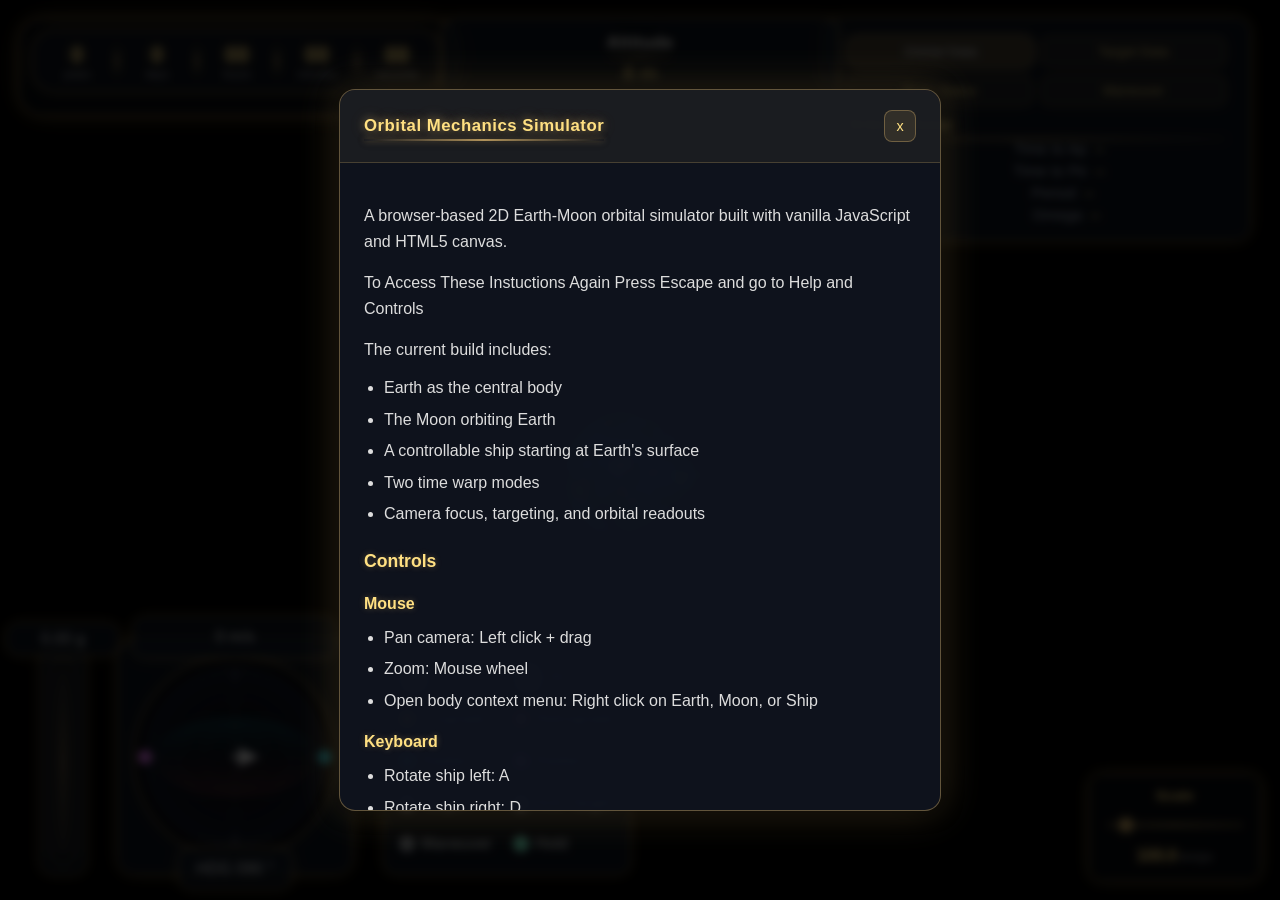
<file: index.html>
<!DOCTYPE html>
<html lang="en">
  <head>
    <meta charset="utf-8" />
    <meta name="viewport" content="width=device-width, initial-scale=1" />
    <meta http-equiv="Cache-Control" content="no-cache, no-store, must-revalidate" />
    <meta http-equiv="Pragma" content="no-cache" />
    <meta http-equiv="Expires" content="0" />
    <title>Orbits</title>
    <link rel="stylesheet" href="style.css" />
  </head>

  <body>
    <canvas id="game"></canvas>
    <div id ="uiRoot">
      

      <!-- TIME PANEL (Clock + Warp buttons) -->
      <div id="timePanel" class="ui-panel timepanel">
        <div class="timepanel-top">
          <div id="simClock">
            <div class="clock-bar">

              <div class="clock-segment">
                <div id="clockYears" class="clock-number">0</div>
                <div class="clock-label">years</div>
              </div>
              <div class="clock-separator"></div>
            
              <div class="clock-segment">
                <div id="clockDays" class="clock-number">0</div>
                <div class="clock-label">days</div>
              </div>
              <div class="clock-separator"></div>
            
              <div class="clock-segment">
                <div id="clockHours" class="clock-number">00</div>
                <div class="clock-label">hours</div>
              </div>
              <div class="clock-separator"></div>
            
              <div class="clock-segment">
                <div id="clockMinutes" class="clock-number">00</div>
                <div class="clock-label">minutes</div>
              </div>
              <div class="clock-separator"></div>
            
              <div class="clock-segment">
                <div id="clockSeconds" class="clock-number">00</div>
                <div class="clock-label">seconds</div>
              </div>
            
            </div>
            
          </div>
        </div>

        <div id="warpButtons" class="warp-buttons">
          <!-- buttons generated dynamically -->
        </div>
      </div>

      <div id="altitudeBox">
        <span class="label panel-title">Altitude</span>
        <span class="value" id="altitudeValue">120,000 m</span>
      </div>

      <div id="infoContainer">
        <div class="info-tabs">
          <button class="info-tab active" data-tab="orbital">Orbital Data</button>
          <button class="info-tab" data-tab="target">Target Data</button>
          <button class="info-tab" data-tab="body">Body Status</button>
          <button class="info-tab" data-tab="maneuver">Maneuver</button>
        </div>

        <div class="info-content" data-tab-panel="orbital">
          <div class="info-title panel-title">Orbital Data:</div>
          <div class="info-row paired">
            <span class="info-label">Ap</span>
            <span class="info-value" id="apoapsisValue">120,000 m</span>
            <span class="info-label">Time to Ap</span>
            <span class="info-value" id="timeToApValue">2m 30s</span>
          </div>
          <div class="info-row paired">
            <span class="info-label">Pe</span>
            <span class="info-value" id="periapsisValue">90,000 m</span>
            <span class="info-label">Time to Pe</span>
            <span class="info-value" id="timeToPeValue">12m 45s</span>
          </div>
          <div class="info-row paired">
            <span class="info-label">Ecc</span>
            <span class="info-value" id="eccentricityValue">0.05</span>
            <span class="info-label">Period</span>
            <span class="info-value" id="periodValue">34m 12s</span>
          </div>
          <div class="info-row paired">
            <span class="info-label">SMA</span>
            <span class="info-value" id="semimajorValue">126,000 m</span>
            <span class="info-label">Omega</span>
            <span class="info-value" id="argumentValue">120°</span>
          </div>
        </div>

        <div class="info-content hidden" data-tab-panel="target">
          <div class="info-title panel-title">Target Data</div>
          <div class="info-row">
            <span class="info-label">Relative Vel</span>
            <span class="info-value" id="targetRelVel">25 m/s</span>
          </div>
          <div class="info-row">
            <span class="info-label">Separation</span>
            <span class="info-value" id="targetSeparation">2.5 km</span>
          </div>
          <div class="info-row">
            <span class="info-label">Closest Approach</span>
            <span class="info-value" id="targetClosest">120 m</span>
          </div>
          <div class="info-row">
            <span class="info-label">Time to CA</span>
            <span class="info-value" id="targetTimeCA">1m 10s</span>
          </div>
        </div>

        <div class="info-content hidden" data-tab-panel="body">
          <div class="info-title panel-title">Body Status</div>
          <div class="info-row">
            <span class="info-label">Selected</span>
            <span class="info-value" id="bodySelected">Ship</span>
          </div>
          <div class="info-row">
            <span class="info-label">Mass</span>
            <span class="info-value" id="bodyMass">1,000 kg</span>
          </div>
          <div class="info-row">
            <span class="info-label">Situation</span>
            <span class="info-value" id="bodySituation">Orbit</span>
          </div>
          <div class="info-row">
            <span class="info-label">SOI</span>
            <span class="info-value" id="bodySOI">Earth</span>
          </div>
          <div class="info-row">
            <span class="info-label">Locked On</span>
            <span class="info-value" id="bodyLockedOn">Ship</span>
          </div>
        </div>

        <div class="info-content hidden" data-tab-panel="maneuver">
          <div class="info-title panel-title">Maneuver Details</div>
          <div class="info-row">
            <span class="info-label">Delta V</span>
            <span class="info-value" id="manDeltaV">320 m/s</span>
          </div>
          <div class="info-row">
            <span class="info-label">Duration</span>
            <span class="info-value" id="manDuration">18s</span>
          </div>
          <div class="info-row">
            <span class="info-label">Start Burn</span>
            <span class="info-value" id="manBurnStart">0d 0h 0m 9s</span>
          </div>
          <div class="info-row">
            <span class="info-label">TWR</span>
            <span class="info-value" id="manTWR">1.8</span>
          </div>
          <div class="info-row">
            <span class="info-label">Heading</span>
            <span class="info-value" id="manHeading">090°</span>
          </div>
        </div>
      </div>

      <div id="hudCluster">
        <div id="thrustContainer">
          <div id="accelBox">
            <span class="value" id="accelValue">00.00 g</span>
          </div>
          <div id="thrustBar">
            <div id="thrustLabel">0%</div>
            <div id="thrustFill"></div>
          </div>
        </div>

        <div id="navballContainer">
          <div id="velocityBox">
            <span class="value" id="velocityValue">0 m/s</span>
          </div>
          <canvas id="navball" width="200" height="200"></canvas>
          <div id="headingBox">
            <span class="label">HDG</span>
            <span class="value" id="headingValue">000 °</span>
          </div>
        </div>

        <div id="legendBox">
          <div class="legend-item">
            <span class="legend-btn">SAS</span>
            <span>SAS</span>
          </div>
          <div class="legend-item">
            <span class="legend-btn">RCS</span>
            <span>RCS</span>
          </div>
          <div class="legend-item">
            <button class="legend-dot-btn" style="color:#facc15;"></button><span>Prograde</span>
          </div>
          <div class="legend-item">
            <button class="legend-dot-btn" style="color:#f87272;"></button><span>Retrograde</span>
          </div>
          <div class="legend-item">
            <button class="legend-dot-btn" style="color:#22d3ee;"></button><span>Radial Out</span>
          </div>
          <div class="legend-item">
            <button class="legend-dot-btn" style="color:#e879f9;"></button><span>Radial In</span>
          </div>
          <div class="legend-item">
            <button class="legend-dot-btn" style="color:#9ca3af;" data-disabled="true"></button><span>Target</span>
          </div>
          <div class="legend-item">
            <button class="legend-dot-btn" style="color:#9ca3af;" data-disabled="true"></button><span>Anti-Target</span>
          </div>
          <div class="legend-item">
            <button class="legend-dot-btn" style="color:#9ca3af;" data-disabled="true"></button><span>Maneuver</span>
          </div>
          <div class="legend-item">
            <button class="legend-dot-btn" style="color:#7cffd4;"></button><span>Hold</span>
          </div>
        </div>
      </div>

    <!-- Context menu (right-click bodies) -->
    <div id="contextMenu" class="context-menu hidden">
      <button id="ctxSelect">Select Body</button>
      <button id="ctxFocus">Set Camera Focus</button>
      <button id="ctxTarget">Set Target (placeholder)</button>
    </div>

      <!-- SCALE PANEL (bottom right) -->
      <div id="scalePanel" class="ui-panel scale-panel">
        <div class="scale-label">Scale</div>
        <div class="scale-slider-container">
          <input type="range" id="zoomSlider" class="scale-slider" min="0" max="100" value="50">
        </div>
        <div class="scale-value">
          <span id="scaleValue">10.0</span>
          <span class="scale-unit">km/px</span>
        </div>
      </div>

    <!-- Intro/Welcome Modal -->
    <div id="introModal" class="intro-modal hidden">
      <div class="intro-content">
        <div class="intro-header">
          <h2 class="panel-title">Orbital Mechanics Simulator</h2>
          <button id="introClose" class="icon-btn" aria-label="Close intro">x</button>
        </div>
        <div class="intro-body">
          <p>A browser-based 2D Earth-Moon orbital simulator built with vanilla JavaScript and HTML5 canvas.</p>
          <p>To Access These Instuctions Again Press Escape and go to Help and Controls</p>
          <p>The current build includes:</p>
          <ul>
            <li>Earth as the central body</li>
            <li>The Moon orbiting Earth</li>
            <li>A controllable ship starting at Earth's surface</li>
            <li>Two time warp modes</li>
            <li>Camera focus, targeting, and orbital readouts</li>
          </ul>
          <h3>Controls</h3>
          <h4>Mouse</h4>
          <ul>
            <li>Pan camera: Left click + drag</li>
            <li>Zoom: Mouse wheel</li>
            <li>Open body context menu: Right click on Earth, Moon, or Ship</li>
          </ul>
          <h4>Keyboard</h4>
          <ul>
            <li>Rotate ship left: A</li>
            <li>Rotate ship right: D</li>
            <li>Throttle up: Shift</li>
            <li>Throttle down: Ctrl</li>
            <li>Cut throttle to 0%: X</li>
            <li>Set throttle to 100%: Z</li>
            <li>Zoom in: Arrow Up</li>
            <li>Zoom out: Arrow Down</li>
            <li>Reset time warp to 1x: C</li>
            <li>Open / close pause menu: Esc</li>
          </ul>
          <h4>Time Warp</h4>
          <p>Hover over the clock in the top-left to reveal the warp controls. Click a button to change the simulation speed.</p>
          <ul>
            <li>Physics mode (default): realistic step-based warp while physics continues running.</li>
            <li>Fixed mode: skips physics integration for faster jumps (best for fast-forwarding).</li>
            <li>Use the toggle button to switch between modes; warp resets to 1x when switching.</li>
          </ul>
          <h4>Context Menu</h4>
          <p>Right-clicking a body opens:</p>
          <ul>
            <li>Select Body</li>
            <li>Set Camera Focus</li>
            <li>Set Target</li>
          </ul>
        </div>
      </div>
    </div>

    <!-- Pause Overlay -->
    <div id="pauseOverlay">
      <div id="pauseWindow">
        <div class="pause-header">
          <button id="settingsBack" class="icon-btn hidden" aria-label="Back to menu">&lt;</button>
          <h2 id="pauseTitle" class="panel-title">Paused</h2>
          <button id="pauseClose" class="icon-btn" aria-label="Close pause menu">x</button>
        </div>
        <div class="pause-body">
          <div class="menu-buttons" id="mainMenu">
            <button class="pause-btn" data-action="resume">Resume</button>
            <button class="pause-btn" data-open="settings">Settings</button>
            <button class="pause-btn" id="helpBtn">Help & Controls</button>
            <button class="pause-btn" data-action="quit">Quit</button>
          </div>
          <div id="settingsPanel" class="hidden">
            <h3 class="panel-title">Scaling</h3>
            <div class="setting-row">
              <label for="uiScaleRange">UI Scale</label>
              <input type="range" id="uiScaleRange" min="50" max="150" step="1" value="100">
              <span class="setting-value" id="uiScaleValue">100%</span>
            </div>
            <div class="setting-row">
              <label for="clockScaleRange">Clock Scale</label>
              <input type="range" id="clockScaleRange" min="50" max="150" step="1" value="100">
              <span class="setting-value" id="clockScaleValue">100%</span>
            </div>
            <div class="setting-row">
              <label for="altitudeScaleRange">Altitude Scale</label>
              <input type="range" id="altitudeScaleRange" min="50" max="150" step="1" value="100">
              <span class="setting-value" id="altitudeScaleValue">100%</span>
            </div>
            <div class="setting-row">
              <label for="navballScaleRange">Navball Cluster Scale</label>
              <input type="range" id="navballScaleRange" min="50" max="150" step="1" value="100">
              <span class="setting-value" id="navballScaleValue">100%</span>
            </div>
            <div class="setting-row">
              <label for="infoScaleRange">Info Panel Scale</label>
              <input type="range" id="infoScaleRange" min="50" max="150" step="1" value="100">
              <span class="setting-value" id="infoScaleValue">100%</span>
            </div>
            
          </div>
        </div>
      </div>
    </div>

  <script type="module" src="./main.js?v=20260315-2218"></script>

 </body>
</html>
</file>
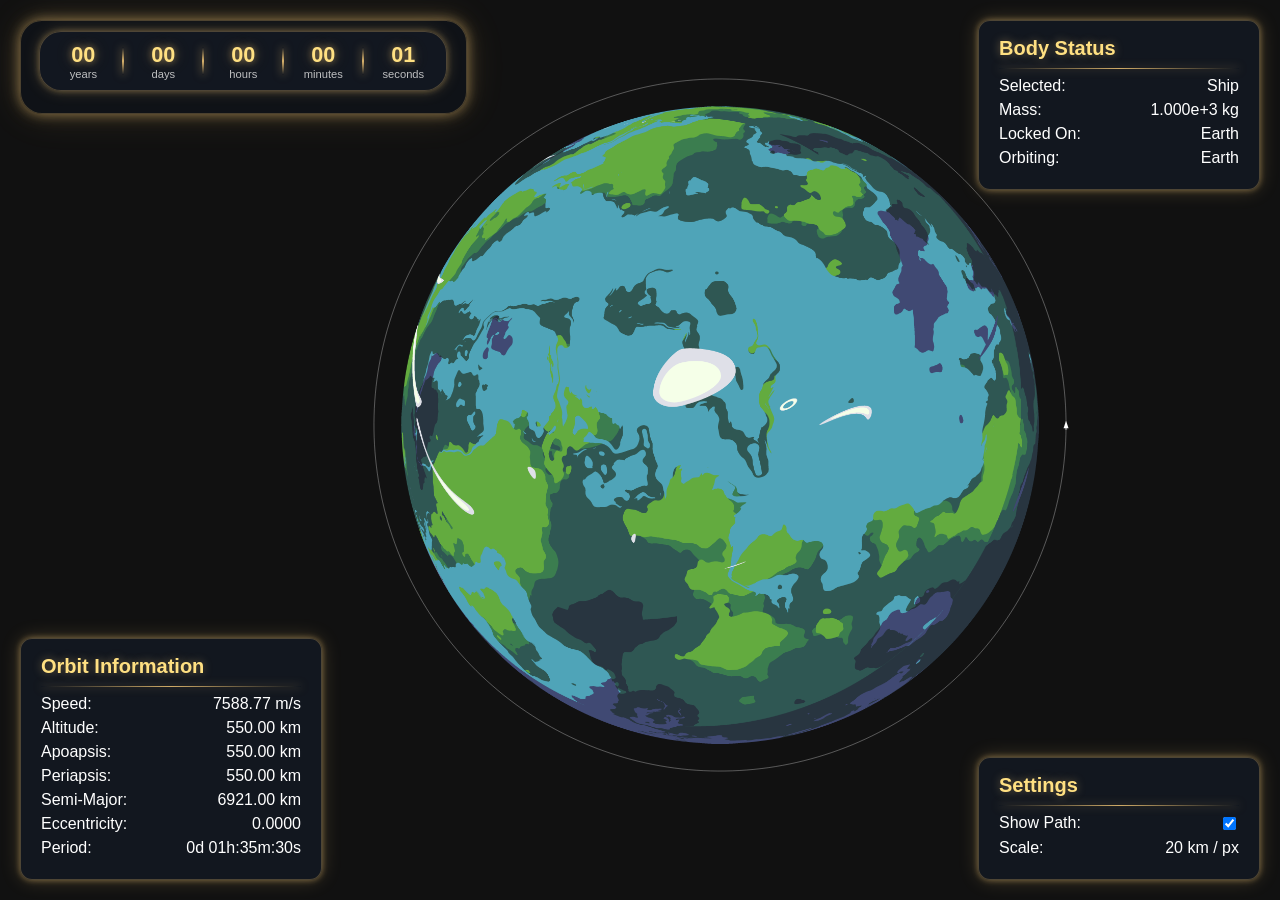
<file: Orbit-V1/index.html>
<!DOCTYPE html>
<html lang="en">
  <head>
    <meta charset="utf-8" />
    <meta name="viewport" content="width=device-width, initial-scale=1" />
    <title>Orbits</title>
    <link rel="stylesheet" href="style.css" />
  </head>

  <body>
    <div class="canvas-wrapper">
      <canvas id="game"></canvas>

      <!-- TIME PANEL (Clock + Warp buttons) -->
      <div id="timePanel" class="ui-panel timepanel">
        <div class="timepanel-top">
          <div id="simClock">
            <div id="simClock" class="clock-bar">

              <div class="clock-segment">
                <div id="clockYears" class="clock-number">0</div>
                <div class="clock-label">years</div>
              </div>
              <div class="clock-separator"></div>
            
              <div class="clock-segment">
                <div id="clockDays" class="clock-number">0</div>
                <div class="clock-label">days</div>
              </div>
              <div class="clock-separator"></div>
            
              <div class="clock-segment">
                <div id="clockHours" class="clock-number">00</div>
                <div class="clock-label">hours</div>
              </div>
              <div class="clock-separator"></div>
            
              <div class="clock-segment">
                <div id="clockMinutes" class="clock-number">00</div>
                <div class="clock-label">minutes</div>
              </div>
              <div class="clock-separator"></div>
            
              <div class="clock-segment">
                <div id="clockSeconds" class="clock-number">00</div>
                <div class="clock-label">seconds</div>
              </div>
            
            </div>
            
          </div>
        </div>

        <div id="warpButtons" class="warp-buttons">
          <div class="clock-separator"></div>
          <button data-scale="1">1×</button>
          <div class="clock-separator"></div>
          <button data-scale="5">5×</button>
          <div class="clock-separator"></div>
          <button data-scale="10">10×</button>
          <div class="clock-separator"></div>
          <button data-scale="50">50×</button>
          <div class="clock-separator"></div>
          <button data-scale="100">100×</button>
          <div class="clock-separator"></div>
          <button data-scale="500">500×</button>
          <div class="clock-separator"></div>
          <button data-scale="1000">1k×</button>
          <div class="clock-separator"></div>
          <button data-scale="5000">5k×</button>
          <div class="clock-separator"></div>
          <button data-scale="10000">10k×</button>
          <div class="clock-separator"></div>
          <button data-scale="50000">50k×</button>
        </div>
      </div>

      <!-- ORBIT INFO -->
      <div id="orbitInfo" class="ui-panel large-panel">
        <div class="ui-title">Orbit Information</div>
        <div class="ui-divider"></div>
        <div class="info-row"><span>Speed:</span><span id="speedValue">—</span></div>
        <div class="info-row"><span>Altitude:</span><span id="altitudeValue">—</span></div>
        <div class="info-row"><span>Apoapsis:</span><span id="apoapsisValue">—</span></div>
        <div class="info-row"><span>Periapsis:</span><span id="periapsisValue">—</span></div>
        <div class="info-row"><span>Semi-Major:</span><span id="semiMajorValue">—</span></div>
        <div class="info-row"><span>Eccentricity:</span><span id="eccValue">—</span></div>
        <div class="info-row"><span>Period:</span><span id="periodValue">—</span></div>
      </div>

      <!-- SETTINGS PANEL -->
      <div id="generalSettings" class="ui-panel small-panel">
        <div class="ui-title">Settings</div>
        <div class="ui-divider"></div>


        <div class="info-row">
          <span>Show Path:</span>
          <input id="showPath" type="checkbox" checked/>
        </div>

        <div class="info-row">
          <span>Scale:</span>
          <span id="scaleText">10 km / px</span>
        </div>
      </div>

      <!-- BODY INFO -->
      <div id="bodyInfo" class="ui-panel small-panel">
        <div class="ui-title">Body Status</div>
        <div class="ui-divider"></div>

        <div class="info-row"><span>Selected:</span><span id="bodyName">Satellite</span></div>
        <div class="info-row"><span>Mass:</span><span id="bodyMass">—</span></div>
        <div class="info-row"><span>Locked On:</span><span id="CameraTarget">Earth</span></div>
        <div class="info-row"><span>Orbiting:</span><span id="bodyParent">—</span></div>
        
      </div>

    </div>
        <!-- RIGHT-CLICK CONTEXT MENU -->
    <div id="contextMenu" class="context-menu">
      <div id="ctxSelect">Select Body</div>
      <div id="ctxCamera">Set Camera Target</div>
    </div>


    <script type="module" src="index.js"></script>
  </body>
</html>
</file>
<file: style.css>
:root {
  --design-width: 1600;
  --design-height: 900;

  --ui-scale-auto: min(
    1,
    calc(100vw / var(--design-width)),
    calc(100vh / var(--design-height))
  );
  --ui-scale: var(--ui-scale-auto);
  --clock-scale: 1;
  --altitude-scale: 1;
  --navball-scale: 1;
  --navball-size: 200px;
  --info-scale: 1;
}

html, body {
  margin: 0;
  padding: 0;
  height: 100%;
  overflow: hidden;
  background: #111;
  font-family: Arial, sans-serif;
  color: white;
}




#game {
  position: fixed;
  inset: 0;
  width: 100vw;
  height: 100vh;
  display: block;
}

#uiRoot {
  position: fixed;
  inset: 0;

  /* same “inverse size + scale” trick, but now applied ONLY to UI */
  width: calc(100vw / var(--ui-scale));
  height: calc(100vh / var(--ui-scale));
  transform: scale(var(--ui-scale));
  transform-origin: top left;

  pointer-events: none; /* lets mouse interact with canvas unless a panel overrides */
}


/* ===========================
   ENABLE INTERACTION FOR UI
=========================== */

#uiRoot #timePanel,
#uiRoot #warpButtons,
#uiRoot #legendBox,
#uiRoot #legendBox *,
#uiRoot #scalePanel,
#uiRoot #scalePanel *,
#uiRoot #hudCluster,
#uiRoot #hudCluster *,
#uiRoot #infoPanel,
#uiRoot #infoPanel *,
#uiRoot .info-tab,
#uiRoot .info-content,
#uiRoot #contextMenu,
#uiRoot #contextMenu *,
#uiRoot #introModal,
#uiRoot #introModal * {
  pointer-events: auto;
}

.context-menu {
  position: fixed;
  background: rgba(18, 24, 36, 0.95);
  border: 1px solid rgba(255, 208, 122, 0.35);
  box-shadow:
    0 6px 20px rgba(0, 0, 0, 0.4),
    0 0 12px rgba(255, 208, 122, 0.18);
  border-radius: 10px;
  padding: 6px;
  display: flex;
  flex-direction: column;
  gap: 6px;
  z-index: 40;
  min-width: 190px;
  pointer-events: auto;
}

.context-menu button {
  background: rgba(255, 208, 122, 0.12);
  border: 1px solid rgba(255, 208, 122, 0.25);
  color: #ffe082;
  border-radius: 8px;
  padding: 8px 10px;
  text-align: left;
  cursor: pointer;
  transition: background 120ms ease, transform 120ms ease;
}

.context-menu button:hover,
.context-menu button:focus-visible {
  background: rgba(255, 208, 122, 0.22);
  transform: translateX(1px);
}



.ui-panel {
  position: absolute;
  background: rgba(20, 30, 45, 0.55);
  backdrop-filter: blur(6px);
  border-radius: 12px;
  padding: 16px 20px;

  border: 1px solid rgba(255,208,122,0.25);
  box-shadow:
    0 0 6px rgba(255,208,122,0.45),
    0 0 20px rgba(255,208,122,0.2);
}

/* =============================================
   TIME PANEL (wraps the clock perfectly)
============================================= */

#timePanel {
  position: absolute;
  top: 20px;
  left: 20px;

  transform: scale(var(--clock-scale));
  transform-origin: top left;

  display: inline-flex;
  flex-direction: column;
  align-items: center;

  padding: 10px 12px;   /* small but clean padding */
  width: fit-content;
  height: fit-content;

  background: rgba(15, 20, 30, 0.55);
  border-radius: 22px;

  border: 1px solid rgba(255,208,122,0.25);
  box-shadow:
    0 0 12px rgba(255,208,122,0.4),
    0 0 20px rgba(255,208,122,0.2),
    0 0 40px rgba(255,208,122,0.12);
}

#timePanel .timepanel-top {
  width: 100%;
  display: flex;
  justify-content: center;
}


/* =============================================
   CLOCK CONTAINER
============================================= */

.clock-bar {
  display: flex;
  align-items: center;
  gap: 14px;

  padding: 10px 18px;
  border-radius: 22px;

  background: rgba(20, 25, 35, 0.8);
  border: 1px solid rgba(255,208,122,0.25);
  box-shadow:
    0 0 6px rgba(255,208,122,0.35),
    0 0 16px rgba(255,208,122,0.2);

  width: fit-content;
  margin-bottom: 10px;
}

.clock-segment {
  display: flex;
  flex-direction: column;
  align-items: center;
  min-width: 50px;
}

.clock-number {
  font-size: 1.35rem;
  font-weight: 600;
  color: #ffe082;

  text-shadow:
    0 0 6px rgba(255,208,122,0.4),
    0 0 12px rgba(255,208,122,0.3),
    0 0 20px rgba(255,208,122,0.2);
}

.clock-label {
  font-size: 0.7rem;
  opacity: 0.85;
  color: #ddd;
}

/* =============================================
   GOLD GLOW SEPARATORS (no ":" only bars)
============================================= */

.clock-separator {
  width: 2px;
  height: 28px;

  background: linear-gradient(
    to bottom,
    rgba(255,208,122,0),
    rgba(255,208,122,0.85),
    rgba(255,208,122,0)
  );

  box-shadow: 0 0 8px rgba(255,208,122,0.6);
  border-radius: 4px;
}

/* WARP BUTTONS */


.warp-buttons {
  display: flex;
  align-items: center;
  justify-content: center;
  flex-wrap: nowrap;
  gap: 6px;
  margin-top: 0;

  padding: 0;
  border-radius: 16px;
  background: transparent;
  border: 1px solid transparent;
  box-shadow: none;

  max-height: 0;
  opacity: 0;
  overflow: hidden;
  pointer-events: none;
  transition: 0.25s ease;
}

.warp-buttons.visible {
  margin-top: 6px;
  padding: 4px 10px;
  background: rgba(20, 25, 35, 0.85);
  border: 1px solid rgba(255,208,122,0.25);
  box-shadow:
    0 0 6px rgba(255,208,122,0.35),
    0 0 16px rgba(255,208,122,0.18);

  max-height: 90px;
  opacity: 1;
  pointer-events: auto;
}

.warp-buttons button {
  background: transparent;
  border: none;
  color: #ffe082;
  padding: 2px 4px;
  min-width: 0;
  font-size: 0.68rem;
  letter-spacing: 0.03em;
  border-radius: 4px;
  flex: 0 0 auto;
}

.warp-buttons button.active {
  background: rgba(255,208,122,0.2);
  color: #eee;
  box-shadow: 0 0 8px rgba(255,208,122,0.45);
}

.warp-buttons .clock-separator {
  height: 16px;
  box-shadow: 0 0 6px rgba(255,208,122,0.45);
}

/* WARP BUTTONS */
 

#altitudeBox {
  position: absolute;
  top: 18px;
  left: 50%;
  transform: translateX(-50%) scale(var(--altitude-scale));
  transform-origin: top center;
  background: rgba(20, 30, 45, 0.7);
  border-radius: 14px;
  padding: 14px 26px;
  border: 1px solid rgba(255,208,122,0.25);
  box-shadow:
    0 0 6px rgba(255,208,122,0.45),
    0 0 20px rgba(255,208,122,0.2);
  z-index: 2;
  text-align: center;
  min-width: 340px;
  display: flex;
  flex-direction: column;
  align-items: center;
}

#altitudeBox .label {
  display: block;
  margin-bottom: 8px;
  color: #fff !important;
}

#altitudeBox .value {
  font-size: 1.3rem;
  color: #ffe082;
}

#infoContainer {
  position: absolute;
  top: 18px;
  right: 30px;
  background: rgba(20, 30, 45, 0.72);
  border-radius: 14px;
  padding: 16px 22px;
  border: 1px solid rgba(255,208,122,0.25);
  box-shadow:
    0 0 6px rgba(255,208,122,0.45),
    0 0 20px rgba(255,208,122,0.2);
  width: 380px;
  display: flex;
  flex-direction: column;
  gap: 8px;
  transform: scale(var(--info-scale));
  transform-origin: top right;
}

.info-tabs {
  display: grid;
  grid-template-columns: repeat(2, minmax(0, 1fr));
  gap: 6px;
}

.info-tab {
  background: rgba(255,208,122,0.1);
  border: 1px solid rgba(255,208,122,0.3);
  color: #ffe082;
  border-radius: 10px;
  padding: 8px 10px;
  cursor: pointer;
  font-size: 0.85rem;
  transition: background 120ms ease, box-shadow 120ms ease, transform 120ms ease;
}

.info-tab:hover,
.info-tab:focus-visible {
  transform: translateY(-1px);
  box-shadow: 0 0 10px rgba(255,208,122,0.3);
  background: rgba(255,208,122,0.18);
}

.info-tab.active {
  background: rgba(255,208,122,0.25);
  box-shadow: 0 0 10px rgba(255,208,122,0.35);
  color: #fff;
}

.info-content {
  display: grid;
  gap: 6px;
}

.info-content.hidden {
  display: none;
}

.panel-title,
#altitudeBox .label,
#infoContainer .info-title {
  font-size: 1.05rem;
  font-weight: 700;
  letter-spacing: 0.03em;
  color: #ffe082;
  text-transform: none;
  position: relative;
  text-shadow:
    0 0 8px rgba(255,208,122,0.35),
    0 0 18px rgba(0,0,0,0.4);
}

.panel-title::after,
#altitudeBox .label::after,
#infoContainer .info-title::after {
  content: "";
  position: absolute;
  left: 0;
  right: 0;
  bottom: -5px;
  height: 2px;
  border-radius: 999px;
  background: linear-gradient(
    to right,
    rgba(255,208,122,0),
    rgba(255,208,122,0.65),
    rgba(255,208,122,0)
  );
  box-shadow:
    0 0 6px rgba(255,208,122,0.35),
    0 0 10px rgba(0,0,0,0.25);
}

#infoContainer .info-row {
  display: flex;
  justify-content: space-between;
  align-items: center;
  font-size: 0.92rem;
}

#infoContainer .info-row.paired {
  display: grid;
  grid-template-columns: auto minmax(0, 1fr) auto minmax(0, 1fr);
  column-gap: 8px;
}

#infoContainer .info-label {
  color: #cdd4e2;
  letter-spacing: 0.02em;
}

#infoContainer .info-value {
  color: #ffe082;
  font-weight: 600;
}

#navballContainer {
  position: relative;
  background: rgba(20, 30, 45, 0.7);
  border: 1px solid rgba(255,208,122,0.25);
  border-radius: 16px;
  padding: 14px;
  box-shadow:
    0 0 6px rgba(255,208,122,0.45),
    0 0 20px rgba(255,208,122,0.2);
  display: inline-flex;
  align-items: center;
  justify-content: center;
  z-index: 2;
}

#velocityBox {
  position: absolute;
  left: 50%;
  top: -24px;
  transform: translateX(-50%);
  background: rgba(20, 30, 45, 0.7);
  border: 1px solid rgba(255,208,122,0.25);
  border-radius: 12px;
  padding: 10px 16px;
  min-width: 170px;
  box-shadow:
    0 0 6px rgba(255,208,122,0.35),
    0 0 16px rgba(255,208,122,0.18);
  text-align: center;
  z-index: 3;
}

#headingBox {
  position: absolute;
  left: 50%;
  bottom: -16px;
  transform: translateX(-50%);
  background: rgba(20, 30, 45, 0.7);
  border: 1px solid rgba(255,208,122,0.25);
  border-radius: 12px;
  padding: 10px 16px;
  box-shadow:
    0 0 6px rgba(255,208,122,0.35),
    0 0 16px rgba(255,208,122,0.18);
  text-align: center;
  z-index: 2;
}

#legendBox {
  position: relative;
  background: rgba(20, 30, 45, 0.7);
  border: 1px solid rgba(255,208,122,0.25);
  border-radius: 12px;
  padding: 12px 14px;
  min-width: 200px;
  min-height: 200px;
  box-shadow:
    0 0 6px rgba(255,208,122,0.35),
    0 0 16px rgba(255,208,122,0.18);
  z-index: 2;
  display: grid;
  grid-template-columns: repeat(2, minmax(0, 1fr));
  grid-auto-rows: 1fr;
  gap: 8px 12px;
  align-content: space-between;
}

#legendBox .legend-item {
  display: flex;
  align-items: center;
  gap: 6px;
  justify-content: flex-start;
}

#legendBox .dot {
  width: 12px;
  height: 12px;
  border-radius: 50%;
  box-shadow: 0 0 10px currentColor;
}

#legendBox .legend-dot-btn {
  width: 16px;
  height: 16px;
  border-radius: 50%;
  border: 1px solid rgba(255,255,255,0.25);
  background: currentColor;
  box-shadow: 0 0 6px rgba(255,255,255,0.18);
  padding: 0;
  cursor: pointer;
  outline: none;
  transition: transform 120ms ease, box-shadow 120ms ease;
}

#legendBox .legend-dot-btn:hover,
#legendBox .legend-dot-btn:focus-visible {
  transform: scale(1.08);
  box-shadow:
    0 0 8px currentColor,
    0 0 12px rgba(255,255,255,0.22);
}

#legendBox .legend-dot-btn.active {
  box-shadow:
    0 0 12px currentColor,
    0 0 18px rgba(255,255,255,0.3);
  transform: scale(1.08);
}

#legendBox .legend-dot-btn[data-disabled="true"] {
  cursor: default;
  box-shadow: 0 0 4px rgba(255,255,255,0.12);
  filter: grayscale(0.4);
}

#legendBox .legend-btn {
  width: 28px;
  height: 28px;
  border-radius: 50%;
  display: inline-flex;
  align-items: center;
  justify-content: center;
  font-size: 0.72rem;
  font-weight: 700;
  letter-spacing: 0.04em;
  color: #111;
  background: #9ca3af;
  border: 1px solid rgba(255,255,255,0.25);
  box-shadow: 0 0 6px rgba(255,255,255,0.15);
  cursor: pointer;
  transition: transform 120ms ease, box-shadow 120ms ease, background 120ms ease;
}

#legendBox .legend-btn:hover,
#legendBox .legend-btn:focus-visible {
  transform: scale(1.05);
  box-shadow: 0 0 8px rgba(255,255,255,0.25);
}

#legendBox .legend-btn.active {
  background: #ffe082;
  border-color: rgba(255,208,122,0.6);
  box-shadow:
    0 0 10px rgba(255,208,122,0.45),
    0 0 16px rgba(255,208,122,0.3);
}
#thrustContainer {
  position: relative;
  background: rgba(20, 30, 45, 0.7);
  border: 1px solid rgba(255,208,122,0.25);
  border-radius: 12px;
  padding: 10px;
  box-shadow:
    0 0 6px rgba(255,208,122,0.35),
    0 0 16px rgba(255,208,122,0.18);
  z-index: 6;
  box-sizing: border-box;
  display: flex;
  align-items: center;
  justify-content: center;
}


#accelBox {
  position: absolute;
  left: 50%;
  transform: translate(-50%, -8px);
  top: -20px;
  background: rgba(20, 30, 45, 0.7);
  border: 1px solid rgba(255,208,122,0.25);
  border-radius: 12px;
  padding: 6px 10px;
  min-width: 90px;
  box-shadow:
    0 0 6px rgba(255,208,122,0.35),
    0 0 16px rgba(255,208,122,0.18);
  text-align: center;
  z-index: 10;
}


#thrustBar {
  position: relative;
  width: 22px;
  height: 200px;
  border-radius: 10px;
  background: rgba(20, 25, 35, 0.9);
  border: 1px solid rgba(255,208,122,0.35);
  box-shadow:
    inset 0 0 10px rgba(0,0,0,0.6),
    0 0 10px rgba(255,208,122,0.25);
  overflow: hidden;
}

#thrustBar::before {
  content: "";
  position: absolute;
  inset: 6px 5px;
  border-radius: 6px;
  background: linear-gradient(
    to bottom,
    rgba(255,208,122,0.08),
    rgba(255,208,122,0.25),
    rgba(255,208,122,0.08)
  );
  pointer-events: none;
}

#thrustFill {
  position: absolute;
  bottom: 4px;
  left: 4px;
  right: 4px;
  height: 30%;
  border-radius: 6px;
  background: linear-gradient(
    to top,
    rgba(255,208,122,0.8),
    rgba(255,208,122,0.55)
  );
  box-shadow:
    0 0 10px rgba(255,208,122,0.45),
    0 0 18px rgba(255,208,122,0.3);
  transition: height 180ms ease;
}

#thrustArrow {
  display: none;
}


#thrustFrame {
  display: none;
}

#thrustLabel {
  position: absolute;
  top: -32px;
  left: 50%;
  transform: translateX(-50%);
  background: rgba(20, 30, 45, 0.85);
  border: 1px solid rgba(255,208,122,0.25);
  border-radius: 8px;
  padding: 4px 8px;
  color: #ffe082;
  font-size: 0.85rem;
  box-shadow:
    0 0 6px rgba(255,208,122,0.35),
    0 0 12px rgba(255,208,122,0.2);
  white-space: nowrap;
}

#navball {
  width: var(--navball-size);
  height: var(--navball-size);
  border-radius: 50%;
  background: #0d1017;
  border: 2px solid rgba(255,208,122,0.3);
  box-shadow:
    inset 0 0 18px rgba(0,0,0,0.6),
    0 0 10px rgba(255,208,122,0.25);
}


#hudCluster {
  position: absolute;
  bottom: 26px;
  left: 40px;
  display: flex;
  align-items: flex-end;
  gap: 32px;
  z-index: 2;
  transform: scale(var(--navball-scale));
  transform-origin: bottom left;
}

/* =============================================
   PAUSE OVERLAY
============================================= */

body.paused {
  overflow: hidden;
}

#pauseOverlay {
  position: fixed;
  inset: 0;
  display: flex;
  align-items: center;
  justify-content: center;
  background: rgba(0, 0, 0, 0.4);
  opacity: 0;
  pointer-events: none;
  transition: opacity 160ms ease;
  z-index: 20;
}

#pauseOverlay.visible {
  opacity: 1;
  pointer-events: auto;
}

#pauseWindow {
  background: rgba(20, 25, 35, 0.9);
  border: 1px solid rgba(255,208,122,0.3);
  box-shadow:
    0 0 12px rgba(255,208,122,0.35),
    0 0 26px rgba(0,0,0,0.55);
  border-radius: 16px;
  padding: 14px 16px;
  min-width: 260px;
  max-width: 320px;
}

.pause-header {
  display: flex;
  align-items: center;
  justify-content: space-between;
  margin-bottom: 12px;
  gap: 10px;
}

.pause-header h2 {
  margin: 0;
  font-size: 1.1rem;
  letter-spacing: 0.04em;
  flex: 1;
  text-align: center;
}

.icon-btn {
  background: transparent;
  border: 1px solid rgba(255,255,255,0.25);
  color: #fff;
  width: 32px;
  height: 32px;
  border-radius: 8px;
  cursor: pointer;
  display: inline-flex;
  align-items: center;
  justify-content: center;
  padding: 0;
}

.pause-body {
  display: grid;
  grid-template-columns: 1fr;
  gap: 12px;
}

.menu-buttons {
  display: flex;
  flex-direction: column;
  gap: 10px;
}

.pause-btn {
  background: rgba(255,208,122,0.12);
  color: #ffe082;
  border: 1px solid rgba(255,208,122,0.4);
  border-radius: 10px;
  padding: 10px 12px;
  cursor: pointer;
  transition: transform 120ms ease, box-shadow 120ms ease, background 120ms ease;
}

.pause-btn:hover,
.pause-btn:focus-visible {
  transform: translateY(-1px);
  box-shadow: 0 0 10px rgba(255,208,122,0.35);
  background: rgba(255,208,122,0.2);
}

.hidden {
  display: none !important;
}

#settingsPanel h3 {
  margin: 8px 0;
  font-size: 0.95rem;
  letter-spacing: 0.03em;
}

.setting-row {
  display: grid;
  grid-template-columns: 140px 1fr 52px;
  align-items: center;
  gap: 8px;
  margin-bottom: 10px;
}

.setting-row label {
  font-size: 0.85rem;
  color: #d7deed;
}

.setting-row input[type="range"] {
  width: 100%;
}

.setting-value {
  text-align: right;
  color: #ffe082;
  font-weight: 600;
}

.back-btn {
  margin-top: 8px;
  width: 100%;
}

/* =============================================
   SCALE PANEL (bottom right)
============================================= */

#scalePanel {
  position: absolute;
  bottom: 20px;
  right: 20px;
  width: fit-content;
  padding: 12px 14px;
  display: flex;
  flex-direction: column;
  align-items: center;
  gap: 8px;
  background: rgba(15, 20, 30, 0.55);
  border-radius: 12px;
  border: 1px solid rgba(255,208,122,0.25);
  box-shadow:
    0 0 12px rgba(255,208,122,0.4),
    0 0 20px rgba(255,208,122,0.2);
}

.scale-label {
  font-size: 0.85rem;
  font-weight: 700;
  letter-spacing: 0.03em;
  color: #ffe082;
  text-shadow:
    0 0 6px rgba(255,208,122,0.4),
    0 0 12px rgba(255,208,122,0.3);
}

.scale-slider-container {
  display: flex;
  align-items: center;
  width: 140px;
  height: 28px;
}

.scale-slider {
  width: 100%;
  height: 4px;
  border-radius: 2px;
  background: linear-gradient(
    to right,
    rgba(255,208,122,0.15),
    rgba(255,208,122,0.35),
    rgba(255,208,122,0.15)
  );
  border: 1px solid rgba(255,208,122,0.25);
  outline: none;
  -webkit-appearance: none;
  appearance: none;
  cursor: pointer;
}

.scale-slider::-webkit-slider-thumb {
  -webkit-appearance: none;
  appearance: none;
  width: 14px;
  height: 14px;
  border-radius: 50%;
  background: rgba(255,208,122,0.85);
  border: 1px solid rgba(255,208,122,0.6);
  cursor: pointer;
  box-shadow: 0 0 8px rgba(255,208,122,0.5);
  transition: transform 100ms ease, box-shadow 100ms ease;
}

.scale-slider::-webkit-slider-thumb:hover {
  transform: scale(1.15);
  box-shadow: 0 0 12px rgba(255,208,122,0.7);
}

.scale-slider::-webkit-slider-thumb:active {
  transform: scale(1.1);
  box-shadow: 0 0 16px rgba(255,208,122,0.8);
}

.scale-slider::-moz-range-thumb {
  width: 14px;
  height: 14px;
  border-radius: 50%;
  background: rgba(255,208,122,0.85);
  border: 1px solid rgba(255,208,122,0.6);
  cursor: pointer;
  box-shadow: 0 0 8px rgba(255,208,122,0.5);
  transition: transform 100ms ease, box-shadow 100ms ease;
}

.scale-slider::-moz-range-thumb:hover {
  transform: scale(1.15);
  box-shadow: 0 0 12px rgba(255,208,122,0.7);
}

.scale-slider::-moz-range-thumb:active {
  transform: scale(1.1);
  box-shadow: 0 0 16px rgba(255,208,122,0.8);
}

.scale-value {
  display: flex;
  align-items: baseline;
  gap: 3px;
  height: 20px;
}

#scaleValue {
  font-size: 1rem;
  font-weight: 700;
  color: #ffe082;
  text-shadow:
    0 0 6px rgba(255,208,122,0.4),
    0 0 12px rgba(255,208,122,0.3);
  min-width: 40px;
  text-align: right;
}

.scale-unit {
  font-size: 0.75rem;
  color: #bbb;
  letter-spacing: 0.02em;
}

.intro-modal {
  position: fixed;
  top: 0;
  left: 0;
  width: 100vw;
  height: 100vh;
  background: rgba(0, 0, 0, 0.8);
  backdrop-filter: blur(4px);
  display: flex;
  justify-content: center;
  align-items: center;
  z-index: 1000;
  pointer-events: auto;
}

.intro-content {
  background: rgba(15, 20, 30, 0.95);
  border: 1px solid rgba(255, 208, 122, 0.35);
  border-radius: 16px;
  box-shadow:
    0 0 20px rgba(0, 0, 0, 0.5),
    0 0 40px rgba(255, 208, 122, 0.2);
  max-width: 600px;
  max-height: 80vh;
  overflow-y: auto;
  padding: 0;
  margin: 20px;
}

.intro-header {
  display: flex;
  justify-content: space-between;
  align-items: center;
  padding: 20px 24px;
  border-bottom: 1px solid rgba(255, 208, 122, 0.2);
  background: rgba(255, 208, 122, 0.05);
  border-radius: 16px 16px 0 0;
}

.intro-header h2 {
  color: #ffe082;
  text-shadow:
    0 0 8px rgba(255, 208, 122, 0.4),
    0 0 16px rgba(255, 208, 122, 0.3);
  margin: 0;
}

.icon-btn {
  background: rgba(255, 208, 122, 0.1);
  border: 1px solid rgba(255, 208, 122, 0.3);
  color: #ffe082;
  border-radius: 8px;
  padding: 8px 12px;
  cursor: pointer;
  font-size: 0.9rem;
  transition: background 120ms ease, transform 120ms ease;
}

.icon-btn:hover {
  background: rgba(255, 208, 122, 0.2);
  transform: scale(1.05);
}

.intro-body {
  padding: 24px;
  color: #ddd;
  line-height: 1.6;
}

.intro-body h3 {
  color: #ffe082;
  margin-top: 20px;
  margin-bottom: 10px;
  font-size: 1.1rem;
  text-shadow: 0 0 6px rgba(255, 208, 122, 0.3);
}

.intro-body h4 {
  color: #ffe082;
  margin-top: 16px;
  margin-bottom: 8px;
  font-size: 1rem;
  text-shadow: 0 0 6px rgba(255, 208, 122, 0.3);
}

.intro-body p {
  margin-bottom: 12px;
}

.intro-body ul {
  margin: 8px 0 16px 20px;
  padding: 0;
}

.intro-body li {
  margin-bottom: 6px;
}

.intro-body strong {
  color: #ffe082;
  font-weight: 600;
}

.hidden {
  display: none !important;
}
</file>
<file: Orbit-V1/style.css>
html, body {
  margin: 0;
  padding: 0;
  height: 100%;
  overflow: hidden;
  background: #111;
  font-family: Arial, sans-serif;
  color: white;
}

.canvas-wrapper {
  position: relative;
  width: 100%;
  height: 100%;
}

#game {
  width: 100%;
  height: 100%;
  display: block;
}

.ui-panel {
  position: absolute;
  background: rgba(20, 30, 45, 0.55);
  backdrop-filter: blur(6px);
  border-radius: 12px;
  padding: 16px 20px;

  border: 1px solid rgba(255,208,122,0.25);
  box-shadow:
    0 0 6px rgba(255,208,122,0.45),
    0 0 20px rgba(255,208,122,0.2);
}

.ui-title {
  font-size: 1.25rem;
  color: #ffe082;
  font-weight: bold;
  text-shadow: 0 0 10px rgba(255,208,122,0.4);
}

.ui-divider {
  margin: 8px 0;
  height: 1px;
  width: 100%;
  background: linear-gradient(to right,
    rgba(255,208,122,0),
    rgba(255,208,122,0.8),
    rgba(255,208,122,0));
  box-shadow: 0 0 8px rgba(255,208,122,0.5);
}

.info-row {
  display: flex;
  justify-content: space-between;
  margin: 6px 0;
}


/* =============================================
   TIME PANEL (wraps the clock perfectly)
============================================= */

#timePanel {
  position: absolute;
  top: 20px;
  left: 20px;

  display: inline-flex;
  flex-direction: column;
  align-items: center;

  padding: 10px 12px;   /* small but clean padding */
  width: fit-content;
  height: fit-content;

  background: rgba(15, 20, 30, 0.55);
  border-radius: 22px;

  border: 1px solid rgba(255,208,122,0.25);
  box-shadow:
    0 0 12px rgba(255,208,122,0.4),
    0 0 20px rgba(255,208,122,0.2),
    0 0 40px rgba(255,208,122,0.12);
}

#timePanel .timepanel-top {
  width: 100%;
  display: flex;
  justify-content: center;
}


/* =============================================
   CLOCK CONTAINER
============================================= */

.clock-bar {
  display: flex;
  align-items: center;
  gap: 14px;

  padding: 10px 18px;
  border-radius: 22px;

  background: rgba(20, 25, 35, 0.8);
  border: 1px solid rgba(255,208,122,0.25);
  box-shadow:
    0 0 6px rgba(255,208,122,0.35),
    0 0 16px rgba(255,208,122,0.2);

  width: fit-content;
  margin-bottom: 10px;
}

.clock-segment {
  display: flex;
  flex-direction: column;
  align-items: center;
  min-width: 50px;
}

.clock-number {
  font-size: 1.35rem;
  font-weight: 600;
  color: #ffe082;

  text-shadow:
    0 0 6px rgba(255,208,122,0.4),
    0 0 12px rgba(255,208,122,0.3),
    0 0 20px rgba(255,208,122,0.2);
}

.clock-label {
  font-size: 0.7rem;
  opacity: 0.85;
  color: #ddd;
}

/* =============================================
   GOLD GLOW SEPARATORS (no ":" only bars)
============================================= */

.clock-separator {
  width: 2px;
  height: 28px;

  background: linear-gradient(
    to bottom,
    rgba(255,208,122,0),
    rgba(255,208,122,0.85),
    rgba(255,208,122,0)
  );

  box-shadow: 0 0 8px rgba(255,208,122,0.6);
  border-radius: 4px;
}


/* WARP BUTTONS */


.warp-buttons {
  display: flex;
  align-items: center;
  justify-content: center;
  flex-wrap: nowrap;
  gap: 6px;
  margin-top: 0;

  padding: 0;
  border-radius: 16px;
  background: transparent;
  border: 1px solid transparent;
  box-shadow: none;

  max-height: 0;
  opacity: 0;
  overflow: hidden;
  pointer-events: none;
  transition: 0.25s ease;
}

.warp-buttons.visible {
  margin-top: 6px;
  padding: 4px 10px;
  background: rgba(20, 25, 35, 0.85);
  border: 1px solid rgba(255,208,122,0.25);
  box-shadow:
    0 0 6px rgba(255,208,122,0.35),
    0 0 16px rgba(255,208,122,0.18);

  max-height: 90px;
  opacity: 1;
  pointer-events: auto;
}

.warp-buttons button {
  background: transparent;
  border: none;
  color: #ffe082;
  padding: 2px 4px;
  min-width: 0;
  font-size: 0.68rem;
  letter-spacing: 0.03em;
  border-radius: 4px;
  flex: 0 0 auto;
}

.warp-buttons button.active {
  background: rgba(255,208,122,0.2);
  color: #eee;
  box-shadow: 0 0 8px rgba(255,208,122,0.45);
}

.warp-buttons .clock-separator {
  height: 16px;
  box-shadow: 0 0 6px rgba(255,208,122,0.45);
}

/* ORBIT INFO */
#orbitInfo {
  bottom: 20px;
  left: 20px;
  width: 260px;
}

/* SETTINGS */
#generalSettings {
  bottom: 20px;
  right: 20px;
  width: 240px;
}

/* BODY INFO */
#bodyInfo {
  top: 20px;
  right: 20px;
  width: 240px;
}

/* ==== Custom Right-Click Menu ==== */
.context-menu {
  position: absolute;
  background: rgba(20, 30, 45, 0.95);
  border: 1px solid rgba(255,208,122,0.35);
  box-shadow: 0 0 12px rgba(255,208,122,0.4);
  border-radius: 8px;
  padding: 6px 0;
  width: 160px;
  display: none;
  z-index: 9999;
}

.context-menu div {
  padding: 8px 12px;
  cursor: pointer;
  color: #ffe082;
  font-size: 0.9rem;
}

.context-menu div:hover {
  background: rgba(255,208,122,0.12);
}
</file>
